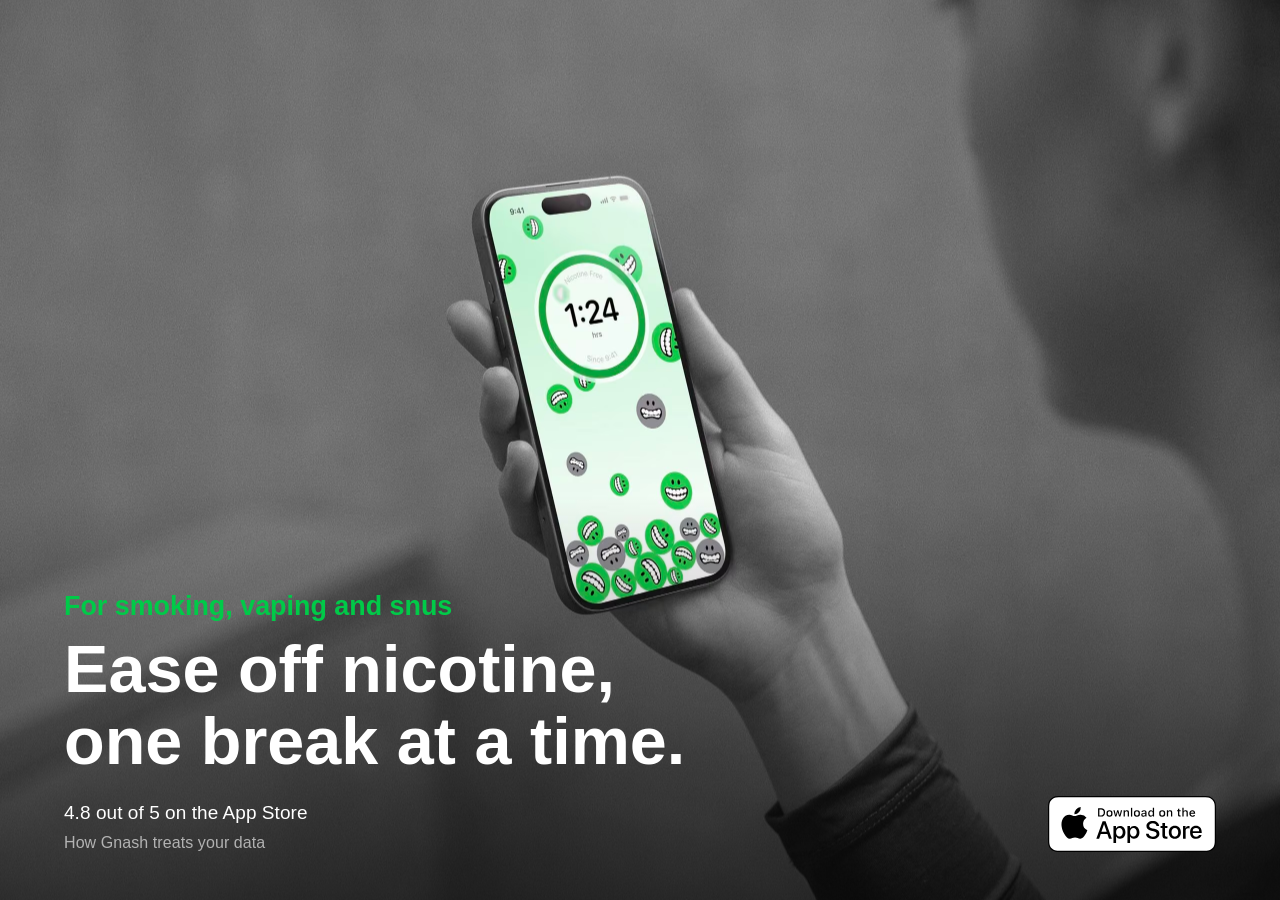
<file: index.html>
<!doctype html>
<html lang="en">
<head>
<meta charset="utf-8">
<meta name="viewport" content="width=device-width, initial-scale=1, viewport-fit=cover">
<meta name="theme-color" content="#1a1a1a">
<title>Gnash: Cut Back Nicotine, One Day at a Time</title>
<meta name="description" content="Ease off nicotine, one break at a time. Log each smoke, vape or snus, stretch the gaps between them at your own pace, and watch your Moodballs pile up.">
<meta name="apple-itunes-app" content="app-id=6757307683">
<link rel="canonical" href="https://gnash.app/">
<meta property="og:site_name" content="Gnash">
<meta property="og:title" content="Gnash: Cut Back Nicotine, One Day at a Time">
<meta property="og:description" content="Ease off nicotine, one break at a time.">
<meta property="og:image" content="https://gnash.app/assets/og-image.jpg">
<meta property="og:image:width" content="1200">
<meta property="og:image:height" content="630">
<meta property="og:url" content="https://gnash.app/">
<meta property="og:type" content="website">
<meta name="twitter:card" content="summary_large_image">
<meta name="twitter:title" content="Gnash: Cut Back Nicotine, One Day at a Time">
<meta name="twitter:description" content="Ease off nicotine, one break at a time.">
<meta name="twitter:image" content="https://gnash.app/assets/og-image.jpg">
<link rel="icon" href="/assets/favicon.png" type="image/png">
<link rel="apple-touch-icon" href="/assets/apple-touch-icon.png">
<link rel="preload" as="image" type="image/avif" href="/assets/hero-mobile.avif" media="(max-width: 720px)">
<link rel="preload" as="image" type="image/avif" href="/assets/hero-desktop.avif" media="(min-width: 721px)">
<style>
:root {
  --green: #34c759;
  --text: #ffffff;
  --text-muted: rgba(255, 255, 255, 0.72);
  --text-faint: rgba(255, 255, 255, 0.62);
  --bg: #1a1a1a;
}

@supports (color: color(display-p3 1 1 1)) {
  :root { --green: color(display-p3 0.204 0.78 0.349); }
}

@view-transition { navigation: auto; }

* { box-sizing: border-box; }

html, body {
  margin: 0;
  padding: 0;
  background: var(--bg);
  color: var(--text);
  font-family: -apple-system, BlinkMacSystemFont, "Segoe UI", "Helvetica Neue", sans-serif;
  font-optical-sizing: auto;
  -webkit-font-smoothing: antialiased;
  text-rendering: optimizeLegibility;
}

body { cursor: default; }

a { color: inherit; text-decoration: none; cursor: pointer; }

.hero {
  position: relative;
  min-height: 100svh;
  overflow: hidden;
  display: flex;
  flex-direction: column;
  justify-content: flex-end;
}

.hero__bg {
  position: absolute;
  inset: 0;
  z-index: 0;
}

.hero__bg img {
  width: 100%;
  height: 100%;
  object-fit: cover;
  display: block;
}

.hero::after {
  content: "";
  position: absolute;
  inset: 0;
  z-index: 0;
  background: linear-gradient(to top, rgba(0, 0, 0, 0.55) 0%, rgba(0, 0, 0, 0) 45%);
  pointer-events: none;
}

.hero__content {
  position: relative;
  z-index: 1;
  display: flex;
  align-items: flex-end;
  justify-content: space-between;
  gap: 32px;
  padding: 48px clamp(24px, 5vw, 72px);
}

.hero__text {
  max-width: 760px;
}

.eyebrow {
  margin: 0 0 12px;
  color: var(--green);
  font-size: clamp(21px, 2.1vw, 28px);
  font-weight: 600;
  letter-spacing: 0;
}

h1 {
  margin: 0 0 24px;
  font-size: clamp(40px, 5.2vw, 68px);
  line-height: 1.08;
  letter-spacing: 0;
  font-weight: 600;
  text-wrap: balance;
}

.rating {
  margin: 0 0 10px;
  font-size: 19px;
  font-weight: 500;
  letter-spacing: 0.003em;
  color: var(--text);
}

.privacy {
  display: inline-block;
  font-size: 16px;
  letter-spacing: 0.005em;
  color: var(--text-faint);
  transition: color 0.15s ease;
}

.privacy:hover { color: var(--text-muted); }

.app-store {
  flex-shrink: 0;
  display: inline-block;
  transition: opacity 0.15s ease, transform 0.15s ease;
}

.app-store img {
  display: block;
  height: 56px;
  width: auto;
}

.app-store:hover { opacity: 0.85; }
.app-store:active { transform: scale(0.98); }

@media (max-width: 720px) {
  .hero__content {
    flex-direction: column;
    align-items: center;
    text-align: center;
    gap: 20px;
    padding: 28px 20px;
  }
  .hero__text { max-width: 100%; }
  .eyebrow {
    margin-bottom: 8px;
    font-size: 18px;
  }
  h1 {
    margin-bottom: 14px;
    font-size: 30px;
    line-height: 1.1;
  }
  .rating {
    margin-bottom: 6px;
    font-size: 15px;
  }
  .privacy { font-size: 13px; }
  .app-store { align-self: center; }
  .app-store img { height: 44px; }
}
</style>
<script type="application/ld+json">
{
  "@context": "https://schema.org",
  "@type": "MobileApplication",
  "name": "Gnash",
  "url": "https://gnash.app/",
  "description": "Ease off nicotine, one break at a time. Log each smoke, vape or snus, stretch the gaps between them at your own pace, and watch your Moodballs pile up.",
  "operatingSystem": "iOS",
  "applicationCategory": "HealthApplication",
  "installUrl": "https://apps.apple.com/app/id6757307683",
  "offers": { "@type": "Offer", "price": "0", "priceCurrency": "USD" },
  "author": { "@type": "Person", "name": "Caglar Araz" }
}
</script>
</head>
<body>
<main class="hero">
  <picture class="hero__bg">
    <source media="(max-width: 720px)" type="image/avif" srcset="/assets/hero-mobile.avif">
    <source media="(max-width: 720px)" type="image/webp" srcset="/assets/hero-mobile.webp">
    <source media="(max-width: 720px)" srcset="/assets/hero-mobile.jpg">
    <source type="image/avif" srcset="/assets/hero-desktop.avif">
    <source type="image/webp" srcset="/assets/hero-desktop.webp">
    <img src="/assets/hero-desktop.jpg" alt="" fetchpriority="high" decoding="async">
  </picture>

  <div class="hero__content">
    <div class="hero__text">
      <p class="eyebrow">For smoking, vaping and snus</p>
      <h1>Ease off nicotine, one break at a time.</h1>
      <p class="rating">4.8 out of 5 on the App Store</p>
      <a class="privacy" href="/privacy.html">How Gnash treats your data</a>
    </div>

    <a class="app-store" href="https://apps.apple.com/app/id6757307683" aria-label="Download on the App Store">
      <img src="/assets/app-store-badge.svg" alt="Download on the App Store" width="180" height="60">
    </a>
  </div>
</main>
</body>
</html>
</file>
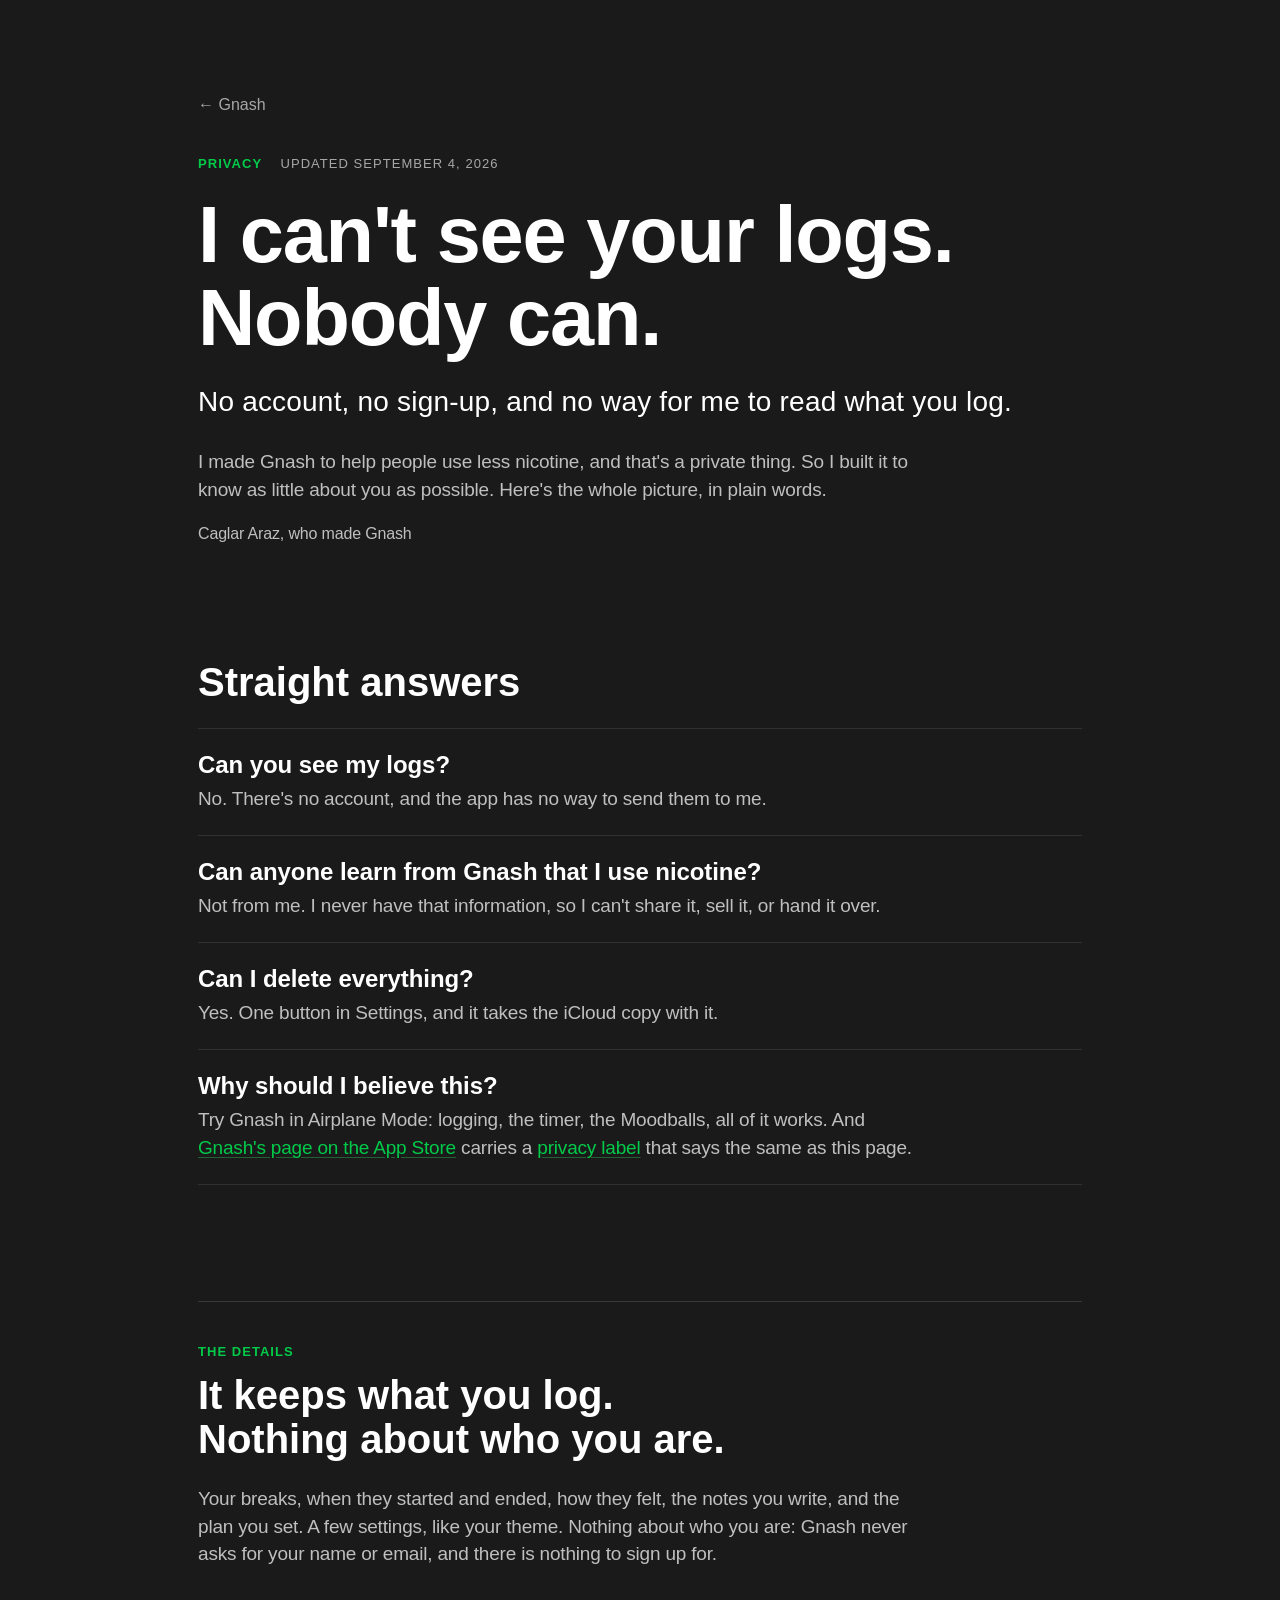
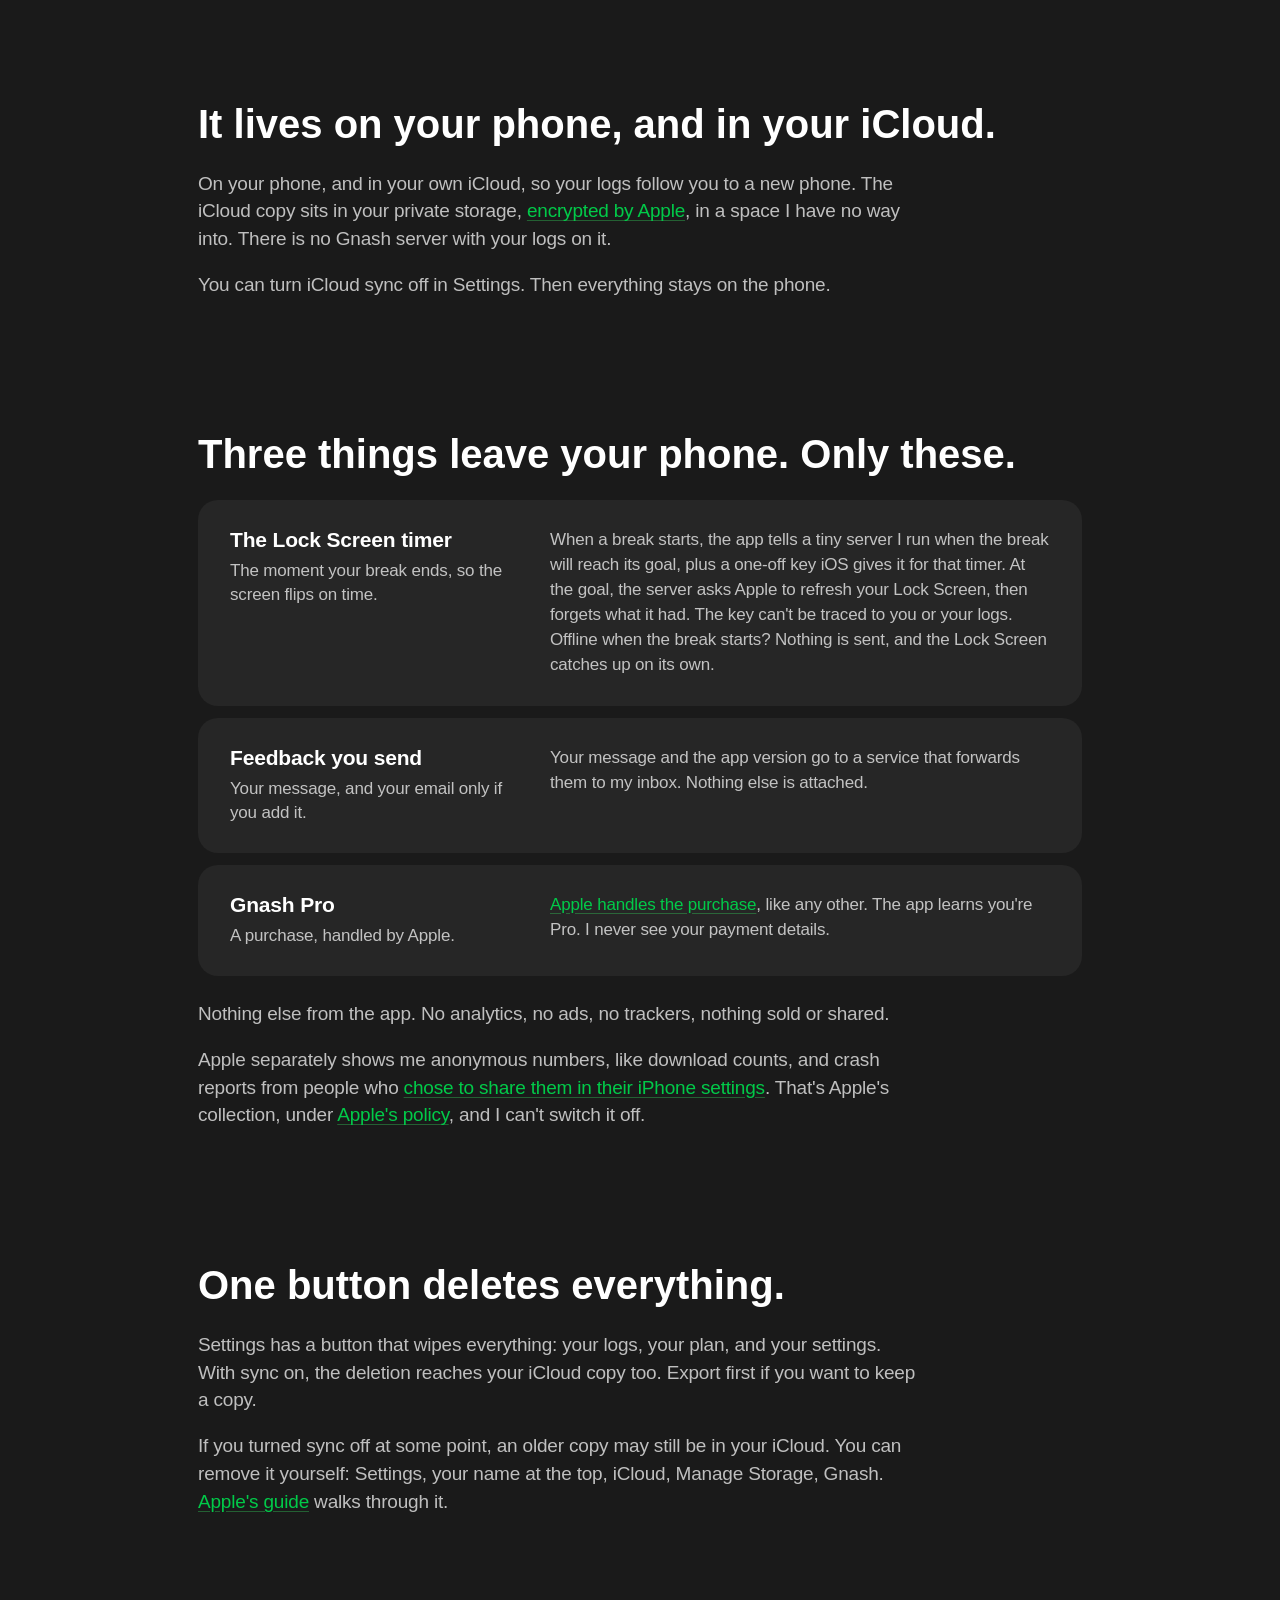
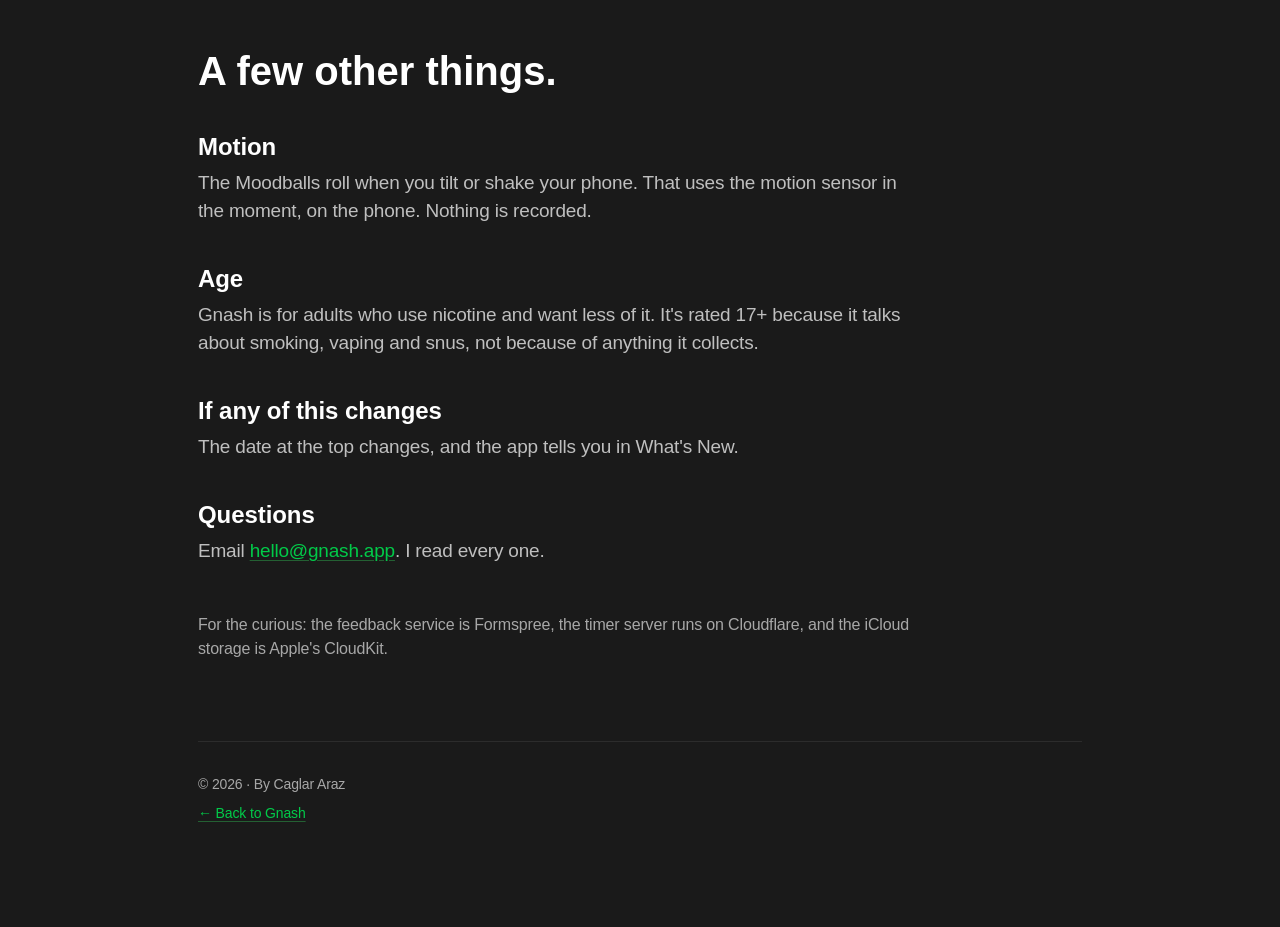
<file: privacy.html>
<!doctype html>
<html lang="en">
<head>
<meta charset="utf-8">
<meta name="viewport" content="width=device-width, initial-scale=1, viewport-fit=cover">
<meta name="theme-color" content="#1a1a1a">
<title>Gnash — Privacy</title>
<meta name="description" content="What Gnash keeps, what leaves your phone, and how to delete it. Written by the one person who made it.">
<meta name="apple-itunes-app" content="app-id=6757307683">
<link rel="canonical" href="https://gnash.app/privacy.html">
<link rel="icon" href="/assets/favicon.png" type="image/png">
<link rel="apple-touch-icon" href="/assets/apple-touch-icon.png">
<style>
:root {
  --green: #34c759;
  --text: #ffffff;
  --text-muted: rgba(255, 255, 255, 0.72);
  --text-faint: rgba(255, 255, 255, 0.62);
  --bg: #1a1a1a;
}

@supports (color: color(display-p3 1 1 1)) {
  :root { --green: color(display-p3 0.204 0.78 0.349); }
}

@view-transition { navigation: auto; }

* { box-sizing: border-box; }

html, body {
  margin: 0;
  padding: 0;
  background: var(--bg);
  color: var(--text);
  font-family: -apple-system, BlinkMacSystemFont, "Segoe UI", "Helvetica Neue", sans-serif;
  font-optical-sizing: auto;
  -webkit-font-smoothing: antialiased;
  text-rendering: optimizeLegibility;
}

body { cursor: default; }

a { color: inherit; text-decoration: none; cursor: pointer; }

.doc {
  max-width: 980px;
  margin: 0 auto;
  padding: clamp(48px, 8vw, 96px) clamp(24px, 5vw, 48px);
}

.doc--center { text-align: center; }

.doc .kicker {
  margin: 0 0 20px;
  font-size: 13px;
  font-weight: 600;
  letter-spacing: 0.08em;
  text-transform: uppercase;
  color: var(--green);
}

.doc .kicker span {
  margin-left: 14px;
  font-weight: 500;
  color: var(--text-faint);
}

.doc h1 {
  margin: 0 0 24px;
  font-size: clamp(48px, 6.2vw, 80px);
  line-height: 1.05;
  letter-spacing: -0.015em;
  font-weight: 600;
  text-wrap: balance;
}

.doc h2 {
  margin: 0 0 24px;
  padding-top: clamp(72px, 9vw, 120px);
  font-size: clamp(28px, 3.4vw, 40px);
  line-height: 1.1;
  letter-spacing: 0;
  font-weight: 600;
  color: var(--text);
  text-wrap: balance;
}

.doc p {
  margin: 0 0 18px;
  max-width: 720px;
  font-size: 19px;
  line-height: 1.47;
  letter-spacing: -0.01em;
  color: var(--text-muted);
}

.doc .items {
  list-style: none;
  margin: 0 0 24px;
  padding: 0;
  display: grid;
  gap: 12px;
}

.doc .items li {
  display: grid;
  grid-template-columns: 280px 1fr;
  gap: 8px 40px;
  padding: 28px 32px;
  border-radius: 20px;
  background: rgba(255, 255, 255, 0.05);
  font-size: 17px;
  line-height: 1.47;
  letter-spacing: -0.01em;
  color: var(--text-muted);
}

.doc .items strong {
  display: block;
  font-size: 21px;
  line-height: 1.19;
  margin-bottom: 6px;
}

.doc .items .summary {
  display: block;
  font-size: 17px;
  line-height: 1.4;
  color: var(--text-muted);
}

.doc .items p {
  margin: 0;
  font-size: 17px;
}

@media (max-width: 640px) {
  .doc .items li {
    grid-template-columns: 1fr;
    padding: 20px 22px;
  }
}

.doc .answers {
  margin: 0;
  padding: 0;
}

.doc .answers div {
  padding: 22px 0;
  border-top: 1px solid rgba(255, 255, 255, 0.1);
}

.doc .answers div:last-child {
  border-bottom: 1px solid rgba(255, 255, 255, 0.1);
}

.doc .answers dt {
  margin: 0 0 6px;
  font-size: clamp(21px, 2vw, 24px);
  line-height: 1.17;
  font-weight: 600;
  letter-spacing: -0.003em;
  color: var(--text);
}

.doc .answers dd {
  margin: 0;
  max-width: 720px;
  font-size: 19px;
  line-height: 1.47;
  letter-spacing: -0.01em;
  color: var(--text-muted);
}

.doc .divider {
  max-width: none;
  margin: clamp(72px, 9vw, 120px) 0 0;
  padding-top: 40px;
  border-top: 1px solid rgba(255, 255, 255, 0.14);
  font-size: 13px;
  font-weight: 600;
  letter-spacing: 0.08em;
  text-transform: uppercase;
  color: var(--green);
}

.doc .divider + h2 {
  padding-top: 12px;
}

.doc h3 {
  margin: 40px 0 8px;
  font-size: clamp(21px, 2vw, 24px);
  line-height: 1.17;
  font-weight: 600;
  letter-spacing: -0.003em;
  color: var(--text);
}

.doc .byline {
  display: flex;
  gap: 12px;
  align-items: baseline;
  flex-wrap: wrap;
  font-size: 16px;
  color: var(--text-faint);
  margin: 0;
}

.doc .byline b {
  font-weight: 500;
  color: var(--text-muted);
}

.doc .back {
  display: inline-block;
  margin: 0 0 40px;
  font-size: 16px;
  font-weight: 500;
  color: var(--text-faint);
  text-decoration: none;
}

.doc .back:hover { color: var(--text); }

.doc .footnote {
  margin-top: 48px;
  font-size: 16px;
  line-height: 1.5;
  color: var(--text-faint);
}

.doc strong {
  color: var(--text);
  font-weight: 600;
}

.doc .deck {
  font-size: clamp(24px, 2.4vw, 28px);
  line-height: 1.29;
  font-weight: 400;
  letter-spacing: 0.007em;
  color: var(--text);
  margin: 0 0 28px;
  max-width: 820px;
  text-wrap: pretty;
}

.doc a {
  color: var(--green);
  text-decoration: underline;
  text-decoration-color: rgba(52, 199, 89, 0.4);
  text-underline-offset: 3px;
}

.doc a:hover { text-decoration-color: var(--green); }

.doc__footer {
  margin-top: 80px;
  padding-top: 32px;
  border-top: 1px solid rgba(255, 255, 255, 0.08);
}

.doc__footer p {
  font-size: 14px;
  color: var(--text-faint);
  margin-bottom: 8px;
}
</style>
</head>
<body>
<article class="doc">
  <a class="back" href="/">← Gnash</a>
  <p class="kicker">Privacy <span>Updated September 4, 2026</span></p>
  <h1>I can't see your logs.<br>Nobody can.</h1>
  <p class="deck">No account, no sign-up, and no way for me to read what you log.</p>
  <p>I made Gnash to help people use less nicotine, and that's a private thing. So I built it to know as little about you as possible. Here's the whole picture, in plain words.</p>
  <p class="byline"><b>Caglar Araz, who made Gnash</b></p>

  <h2>Straight answers</h2>
  <dl class="answers">
    <div>
      <dt>Can you see my logs?</dt>
      <dd>No. There's no account, and the app has no way to send them to me.</dd>
    </div>
    <div>
      <dt>Can anyone learn from Gnash that I use nicotine?</dt>
      <dd>Not from me. I never have that information, so I can't share it, sell it, or hand it over.</dd>
    </div>
    <div>
      <dt>Can I delete everything?</dt>
      <dd>Yes. One button in Settings, and it takes the iCloud copy with it.</dd>
    </div>
    <div>
      <dt>Why should I believe this?</dt>
      <dd>Try Gnash in Airplane Mode: logging, the timer, the Moodballs, all of it works. And <a href="https://apps.apple.com/app/id6757307683">Gnash's page on the App Store</a> carries a <a href="https://support.apple.com/en-us/102399">privacy label</a> that says the same as this page.</dd>
    </div>
  </dl>

  <p class="divider">The details</p>

  <h2>It keeps what you log. Nothing about who you are.</h2>
  <p>Your breaks, when they started and ended, how they felt, the notes you write, and the plan you set. A few settings, like your theme. Nothing about who you are: Gnash never asks for your name or email, and there is nothing to sign up for.</p>

  <h2>It lives on your phone, and in your iCloud.</h2>
  <p>On your phone, and in your own iCloud, so your logs follow you to a new phone. The iCloud copy sits in your private storage, <a href="https://support.apple.com/en-us/102651">encrypted by Apple</a>, in a space I have no way into. There is no Gnash server with your logs on it.</p>
  <p>You can turn iCloud sync off in Settings. Then everything stays on the phone.</p>

  <h2>Three things leave your phone. Only these.</h2>
  <ul class="items">
    <li>
      <div><strong>The Lock Screen timer</strong><span class="summary">The moment your break ends, so the screen flips on time.</span></div>
      <p>When a break starts, the app tells a tiny server I run when the break will reach its goal, plus a one-off key iOS gives it for that timer. At the goal, the server asks Apple to refresh your Lock Screen, then forgets what it had. The key can't be traced to you or your logs. Offline when the break starts? Nothing is sent, and the Lock Screen catches up on its own.</p>
    </li>
    <li>
      <div><strong>Feedback you send</strong><span class="summary">Your message, and your email only if you add it.</span></div>
      <p>Your message and the app version go to a service that forwards them to my inbox. Nothing else is attached.</p>
    </li>
    <li>
      <div><strong>Gnash Pro</strong><span class="summary">A purchase, handled by Apple.</span></div>
      <p><a href="https://www.apple.com/legal/privacy/data/en/app-store/">Apple handles the purchase</a>, like any other. The app learns you're Pro. I never see your payment details.</p>
    </li>
  </ul>
  <p>Nothing else from the app. No analytics, no ads, no trackers, nothing sold or shared.</p>
  <p>Apple separately shows me anonymous numbers, like download counts, and crash reports from people who <a href="https://support.apple.com/en-us/108971">chose to share them in their iPhone settings</a>. That's Apple's collection, under <a href="https://www.apple.com/legal/privacy/data/en/app-analytics/">Apple's policy</a>, and I can't switch it off.</p>

  <h2>One button deletes everything.</h2>
  <p>Settings has a button that wipes everything: your logs, your plan, and your settings. With sync on, the deletion reaches your iCloud copy too. Export first if you want to keep a copy.</p>
  <p>If you turned sync off at some point, an older copy may still be in your iCloud. You can remove it yourself: Settings, your name at the top, iCloud, Manage Storage, Gnash. <a href="https://support.apple.com/en-us/108922">Apple's guide</a> walks through it.</p>

  <h2>A few other things.</h2>
  <h3>Motion</h3>
  <p>The Moodballs roll when you tilt or shake your phone. That uses the motion sensor in the moment, on the phone. Nothing is recorded.</p>
  <h3>Age</h3>
  <p>Gnash is for adults who use nicotine and want less of it. It's rated 17+ because it talks about smoking, vaping and snus, not because of anything it collects.</p>
  <h3>If any of this changes</h3>
  <p>The date at the top changes, and the app tells you in What's New.</p>
  <h3>Questions</h3>
  <p>Email <a href="mailto:hello@gnash.app">hello@gnash.app</a>. I read every one.</p>

  <p class="footnote">For the curious: the feedback service is Formspree, the timer server runs on Cloudflare, and the iCloud storage is Apple's CloudKit.</p>

  <footer class="doc__footer">
    <p>© 2026 · By Caglar Araz</p>
    <p><a href="/">← Back to Gnash</a></p>
  </footer>
</article>
</body>
</html>
</file>
